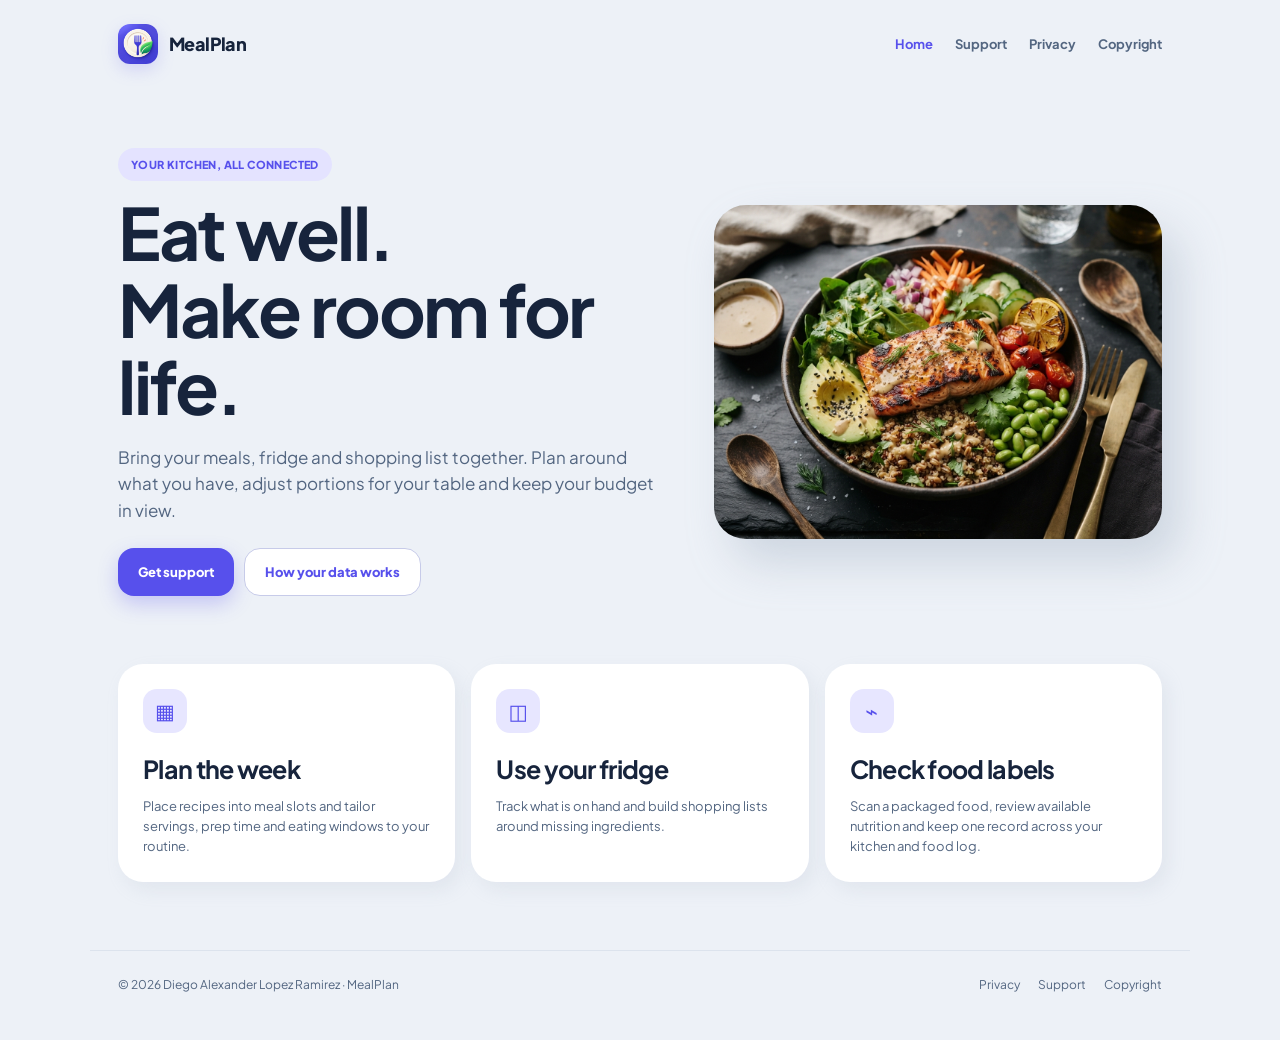
<file: index.html>
<!doctype html><html lang="en"><head><meta charset="utf-8"><meta name="viewport" content="width=device-width,initial-scale=1"><meta name="theme-color" content="#edf1f7"><title>MealPlan — plan, shop, cook</title><meta name="description" content="MealPlan connects recipes, your kitchen inventory, grocery budgets and meal plans in one on-device app."><link rel="icon" href="assets/icon.png"><link rel="stylesheet" href="styles.css"></head><body><header><a class="brand" href="./"><img src="assets/icon.png" alt="">MealPlan</a><nav aria-label="Main navigation"><a href="./" aria-current="page">Home</a><a href="support.html">Support</a><a href="privacy.html">Privacy</a><a href="copyright.html">Copyright</a></nav></header><main class="shell"><div class="hero"><div><span class="pill">YOUR KITCHEN, ALL CONNECTED</span><h1>Eat well.<br>Make room for life.</h1><p class="lead">Bring your meals, fridge and shopping list together. Plan around what you have, adjust portions for your table and keep your budget in view.</p><div class="actions"><a class="button" href="support.html">Get support</a><a class="button secondary" href="privacy.html">How your data works</a></div></div><img src="assets/salmon.png" alt="Salmon and grain bowl served with fresh vegetables"></div><div class="grid"><article class="card"><div class="icon">▦</div><h2>Plan the week</h2><p>Place recipes into meal slots and tailor servings, prep time and eating windows to your routine.</p></article><article class="card"><div class="icon">◫</div><h2>Use your fridge</h2><p>Track what is on hand and build shopping lists around missing ingredients.</p></article><article class="card"><div class="icon">⌁</div><h2>Check food labels</h2><p>Scan a packaged food, review available nutrition and keep one record across your kitchen and food log.</p></article></div></main><footer><span>© 2026 Diego Alexander Lopez Ramirez · MealPlan</span><div><a href="privacy.html">Privacy</a><a href="support.html">Support</a><a href="copyright.html">Copyright</a></div></footer></body></html>
</file>
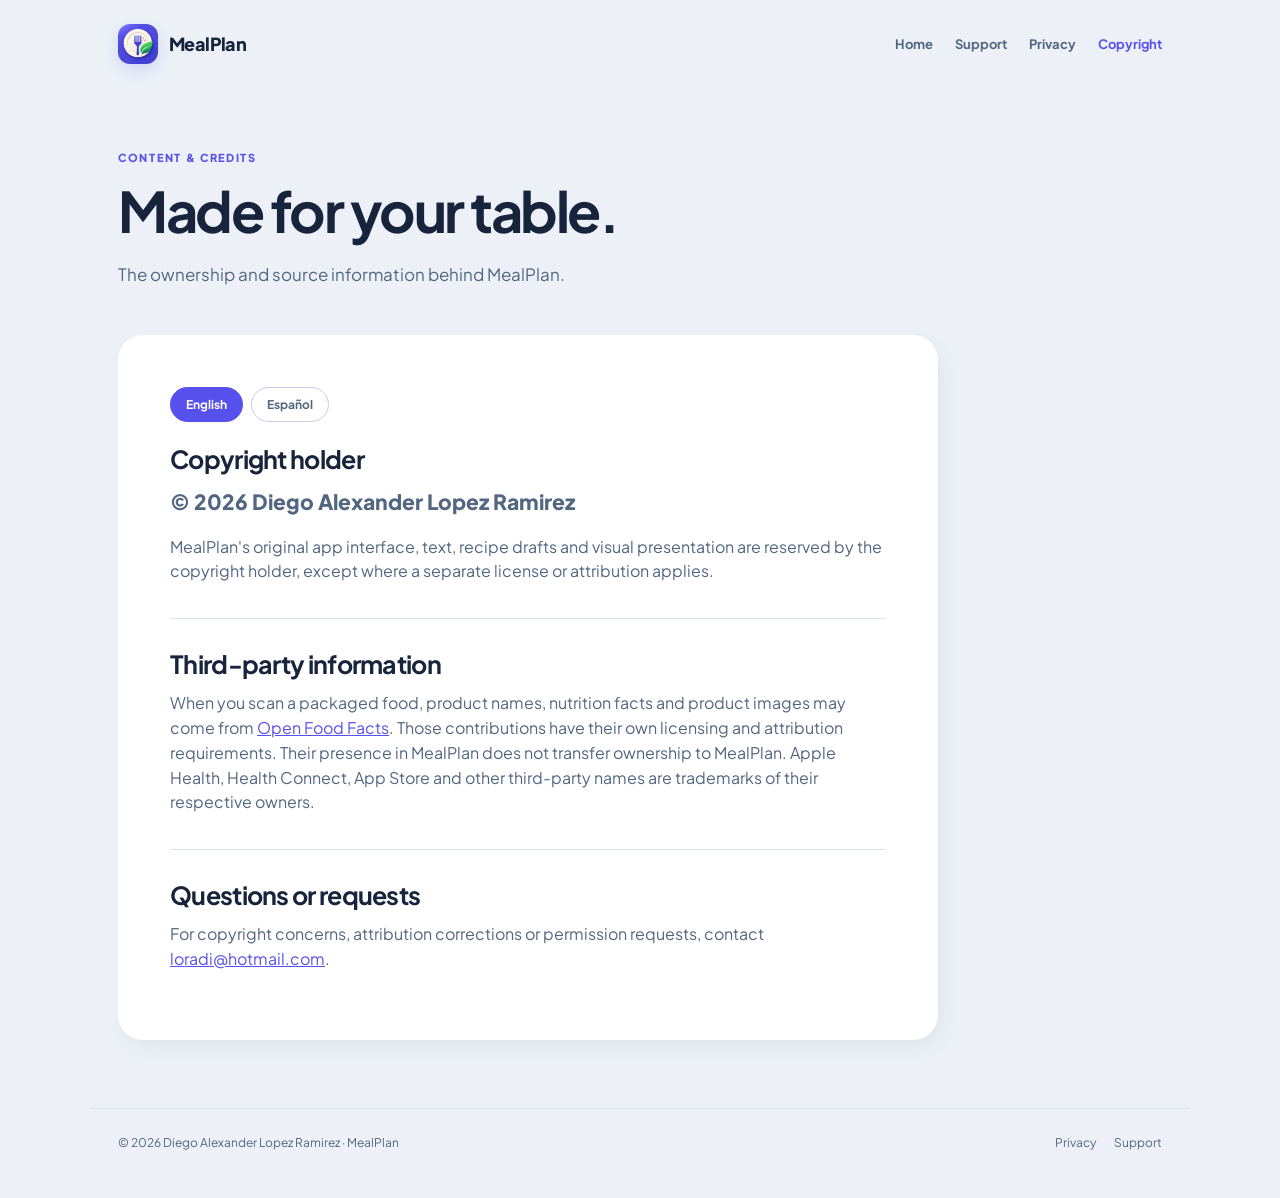
<file: copyright.html>
<!doctype html><html lang="en"><head><meta charset="utf-8"><meta name="viewport" content="width=device-width,initial-scale=1"><meta name="theme-color" content="#edf1f7"><title>Copyright & credits — MealPlan</title><meta name="description" content="Copyright, content ownership and third-party credits for MealPlan."><link rel="icon" href="assets/icon.png"><link rel="stylesheet" href="styles.css"></head><body><header><a class="brand" href="./"><img src="assets/icon.png" alt="">MealPlan</a><nav aria-label="Main navigation"><a href="./">Home</a><a href="support.html">Support</a><a href="privacy.html">Privacy</a><a href="copyright.html" aria-current="page">Copyright</a></nav></header><main class="shell"><div class="page-head"><span class="eyebrow">CONTENT & CREDITS</span><h1>Made for your table.</h1><p class="lead">The ownership and source information behind MealPlan.</p></div><div class="document"><div class="lang-switch" aria-label="Language"><button type="button" data-set-lang="en" aria-pressed="true">English</button><button type="button" data-set-lang="es" aria-pressed="false">Español</button></div><div data-lang="en"><section><h2>Copyright holder</h2><p class="contact">© 2026 Diego Alexander Lopez Ramirez</p><p>MealPlan's original app interface, text, recipe drafts and visual presentation are reserved by the copyright holder, except where a separate license or attribution applies.</p></section><section><h2>Third-party information</h2><p>When you scan a packaged food, product names, nutrition facts and product images may come from <a href="https://world.openfoodfacts.org/">Open Food Facts</a>. Those contributions have their own licensing and attribution requirements. Their presence in MealPlan does not transfer ownership to MealPlan. Apple Health, Health Connect, App Store and other third-party names are trademarks of their respective owners.</p></section><section><h2>Questions or requests</h2><p>For copyright concerns, attribution corrections or permission requests, contact <a href="mailto:loradi@hotmail.com?subject=MealPlan%20copyright">loradi@hotmail.com</a>.</p></section></div><div data-lang="es" hidden><section><h2>Titular de derechos</h2><p class="contact">© 2026 Diego Alexander Lopez Ramirez</p><p>La interfaz, los textos, los borradores de recetas y la presentación visual originales de MealPlan están reservados por el titular, salvo donde se indique una licencia o atribución diferente.</p></section><section><h2>Información de terceros</h2><p>Al escanear un producto envasado, el nombre, la información nutricional y la foto pueden provenir de <a href="https://world.openfoodfacts.org/">Open Food Facts</a>. Esas contribuciones tienen sus propias licencias y requisitos de atribución. Su presencia en MealPlan no transfiere su titularidad a MealPlan. Apple Health, Health Connect, App Store y otros nombres de terceros son marcas de sus respectivos titulares.</p></section><section><h2>Consultas o solicitudes</h2><p>Para asuntos de derechos, correcciones de atribución o solicitudes de permiso, escribe a <a href="mailto:loradi@hotmail.com?subject=Copyright%20MealPlan">loradi@hotmail.com</a>.</p></section></div></div></main><footer><span>© 2026 Diego Alexander Lopez Ramirez · MealPlan</span><div><a href="privacy.html">Privacy</a><a href="support.html">Support</a></div></footer><script src="app.js" defer></script></body></html>
</file>
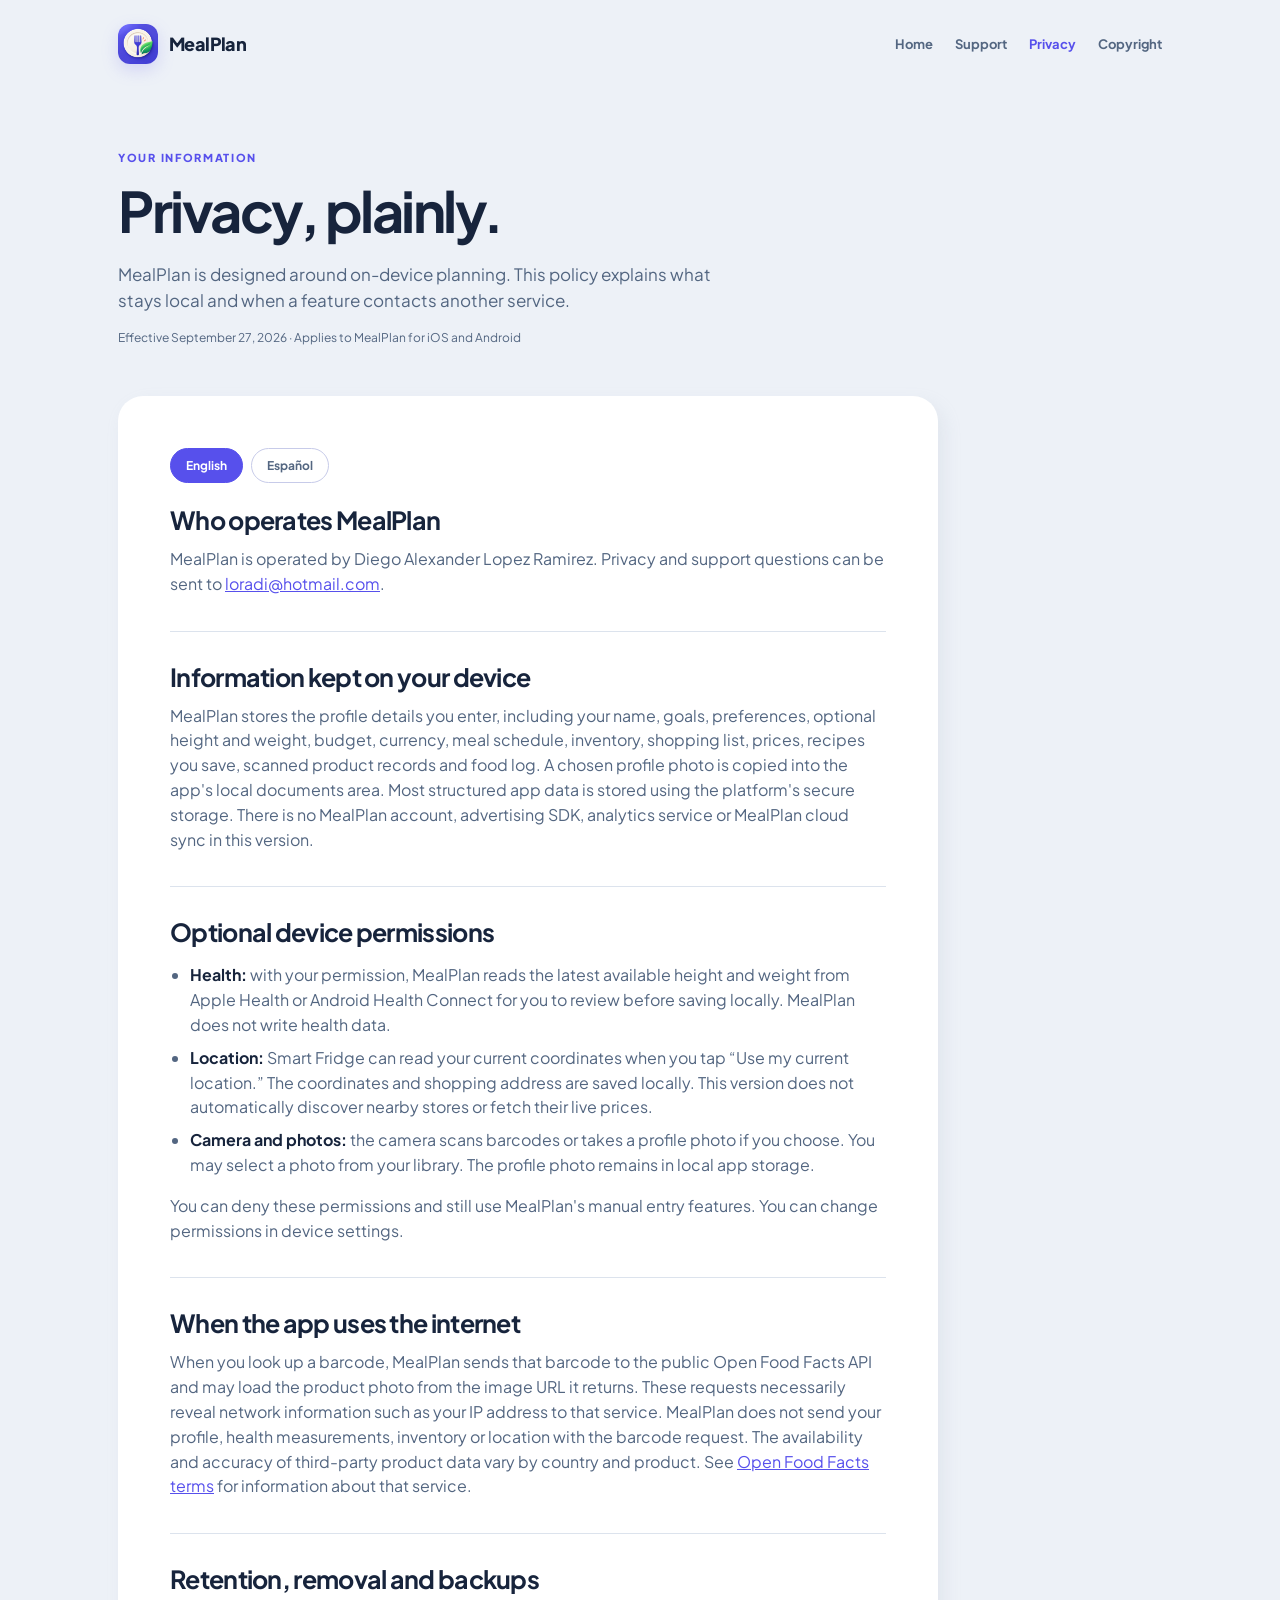
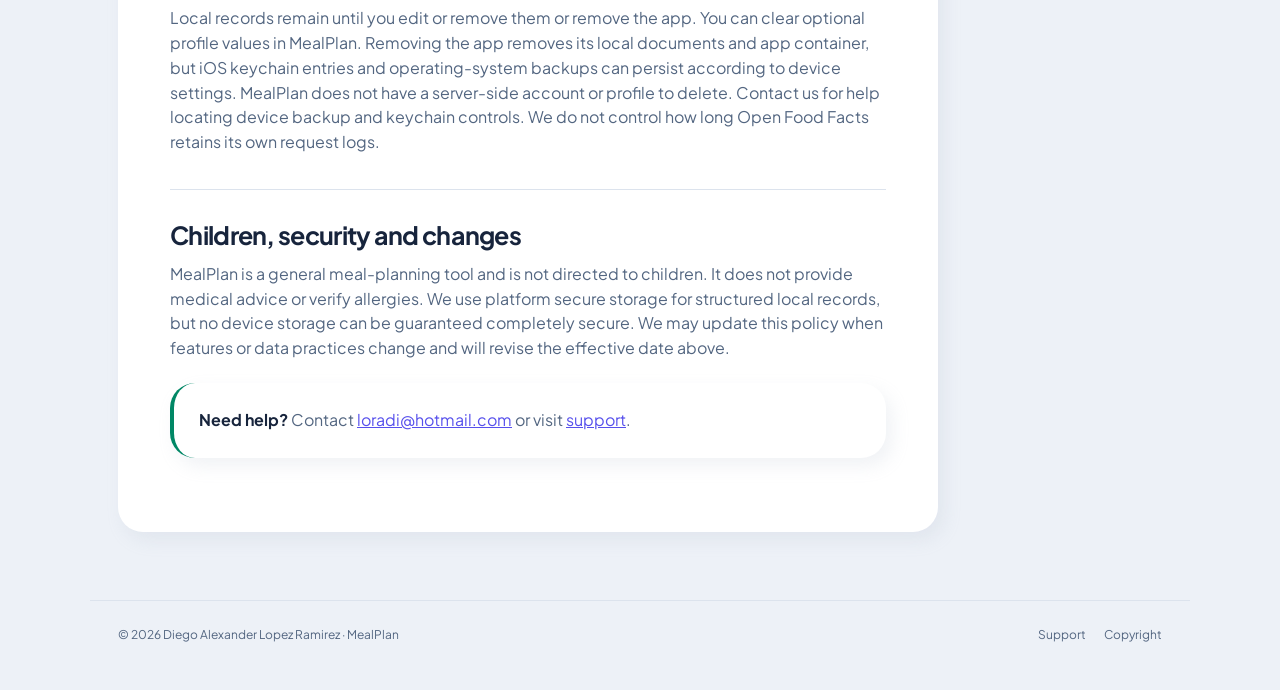
<file: privacy.html>
<!doctype html><html lang="en"><head><meta charset="utf-8"><meta name="viewport" content="width=device-width,initial-scale=1"><meta name="theme-color" content="#edf1f7"><title>Privacy policy — MealPlan</title><meta name="description" content="How MealPlan handles on-device data, optional Health imports, location and barcode lookups."><link rel="icon" href="assets/icon.png"><link rel="stylesheet" href="styles.css"></head><body><header><a class="brand" href="./"><img src="assets/icon.png" alt="">MealPlan</a><nav aria-label="Main navigation"><a href="./">Home</a><a href="support.html">Support</a><a href="privacy.html" aria-current="page">Privacy</a><a href="copyright.html">Copyright</a></nav></header><main class="shell"><div class="page-head"><span class="eyebrow">YOUR INFORMATION</span><h1>Privacy, plainly.</h1><p class="lead">MealPlan is designed around on-device planning. This policy explains what stays local and when a feature contacts another service.</p><p class="meta">Effective September 27, 2026 · Applies to MealPlan for iOS and Android</p></div><div class="document"><div class="lang-switch" aria-label="Language"><button type="button" data-set-lang="en" aria-pressed="true">English</button><button type="button" data-set-lang="es" aria-pressed="false">Español</button></div><div data-lang="en"><section><h2>Who operates MealPlan</h2><p>MealPlan is operated by Diego Alexander Lopez Ramirez. Privacy and support questions can be sent to <a href="mailto:loradi@hotmail.com">loradi@hotmail.com</a>.</p></section><section><h2>Information kept on your device</h2><p>MealPlan stores the profile details you enter, including your name, goals, preferences, optional height and weight, budget, currency, meal schedule, inventory, shopping list, prices, recipes you save, scanned product records and food log. A chosen profile photo is copied into the app's local documents area. Most structured app data is stored using the platform's secure storage. There is no MealPlan account, advertising SDK, analytics service or MealPlan cloud sync in this version.</p></section><section><h2>Optional device permissions</h2><ul><li><strong>Health:</strong> with your permission, MealPlan reads the latest available height and weight from Apple Health or Android Health Connect for you to review before saving locally. MealPlan does not write health data.</li><li><strong>Location:</strong> Smart Fridge can read your current coordinates when you tap “Use my current location.” The coordinates and shopping address are saved locally. This version does not automatically discover nearby stores or fetch their live prices.</li><li><strong>Camera and photos:</strong> the camera scans barcodes or takes a profile photo if you choose. You may select a photo from your library. The profile photo remains in local app storage.</li></ul><p>You can deny these permissions and still use MealPlan's manual entry features. You can change permissions in device settings.</p></section><section><h2>When the app uses the internet</h2><p>When you look up a barcode, MealPlan sends that barcode to the public Open Food Facts API and may load the product photo from the image URL it returns. These requests necessarily reveal network information such as your IP address to that service. MealPlan does not send your profile, health measurements, inventory or location with the barcode request. The availability and accuracy of third-party product data vary by country and product. See <a href="https://world.openfoodfacts.org/terms-of-use">Open Food Facts terms</a> for information about that service.</p></section><section><h2>Retention, removal and backups</h2><p>Local records remain until you edit or remove them or remove the app. You can clear optional profile values in MealPlan. Removing the app removes its local documents and app container, but iOS keychain entries and operating-system backups can persist according to device settings. MealPlan does not have a server-side account or profile to delete. Contact us for help locating device backup and keychain controls. We do not control how long Open Food Facts retains its own request logs.</p></section><section><h2>Children, security and changes</h2><p>MealPlan is a general meal-planning tool and is not directed to children. It does not provide medical advice or verify allergies. We use platform secure storage for structured local records, but no device storage can be guaranteed completely secure. We may update this policy when features or data practices change and will revise the effective date above.</p></section></div><div data-lang="es" hidden><section><h2>Responsable de MealPlan</h2><p>MealPlan es operada por Diego Alexander Lopez Ramirez. Para consultas de privacidad o soporte, escribe a <a href="mailto:loradi@hotmail.com">loradi@hotmail.com</a>.</p></section><section><h2>Información guardada en tu dispositivo</h2><p>MealPlan guarda los datos que ingresas en tu perfil: nombre, objetivos, preferencias, altura y peso opcionales, presupuesto, moneda, horarios, inventario, compras, precios, recetas guardadas, productos escaneados y registro de alimentos. La foto de perfil que elijas se copia al área local de documentos de la app. La mayoría de los datos estructurados se guarda mediante el almacenamiento seguro de la plataforma. Esta versión no tiene cuentas, publicidad, análisis de uso ni sincronización en la nube de MealPlan.</p></section><section><h2>Permisos opcionales</h2><ul><li><strong>Salud:</strong> con tu permiso, MealPlan lee la altura y el peso disponibles más recientes desde Apple Health o Android Health Connect para que los revises antes de guardarlos localmente. No escribe datos de salud.</li><li><strong>Ubicación:</strong> Nevera inteligente puede leer tus coordenadas al tocar «Usar mi ubicación actual». Las coordenadas y la dirección de compras se guardan localmente. Esta versión no descubre tiendas cercanas ni consulta precios en vivo automáticamente.</li><li><strong>Cámara y fotos:</strong> la cámara escanea códigos de barras o toma una foto de perfil si lo eliges. También puedes seleccionar una foto de tu biblioteca. La foto permanece en el almacenamiento local de la app.</li></ul><p>Puedes negar estos permisos y seguir usando el ingreso manual. Puedes cambiarlos en la configuración del dispositivo.</p></section><section><h2>Cuándo usa internet la app</h2><p>Cuando buscas un código de barras, MealPlan envía ese código a la API pública de Open Food Facts y puede cargar la foto del producto desde la URL que recibe. Estas solicitudes revelan necesariamente información de red como tu dirección IP a ese servicio. MealPlan no envía tu perfil, medidas de salud, inventario ni ubicación con la solicitud del código. La disponibilidad y precisión de los productos de terceros varían según el país y el producto. Consulta los <a href="https://world.openfoodfacts.org/terms-of-use">términos de Open Food Facts</a>.</p></section><section><h2>Conservación, eliminación y copias</h2><p>Los registros locales permanecen hasta que los edites o elimines, o quites la app. Puedes borrar los datos opcionales del perfil. Eliminar la app quita sus documentos locales y su contenedor, pero las entradas del llavero de iOS y las copias del sistema pueden persistir según la configuración del dispositivo. MealPlan no tiene una cuenta ni un perfil en servidor que eliminar. Escríbenos si necesitas ayuda para localizar los controles de copias y llavero. No controlamos cuánto tiempo Open Food Facts conserva sus propios registros de solicitudes.</p></section><section><h2>Menores, seguridad y cambios</h2><p>MealPlan es una herramienta general de planificación de comidas y no está dirigida a menores. No ofrece consejo médico ni verifica alergias. Usamos almacenamiento seguro de la plataforma para los registros locales estructurados, pero ningún almacenamiento del dispositivo puede garantizar seguridad absoluta. Podemos actualizar esta política cuando cambien las funciones o las prácticas de datos y modificaremos la fecha de vigencia anterior.</p></section></div><div class="notice"><p><strong>Need help?</strong> Contact <a href="mailto:loradi@hotmail.com">loradi@hotmail.com</a> or visit <a href="support.html">support</a>.</p></div></div></main><footer><span>© 2026 Diego Alexander Lopez Ramirez · MealPlan</span><div><a href="support.html">Support</a><a href="copyright.html">Copyright</a></div></footer><script src="app.js" defer></script></body></html>
</file>
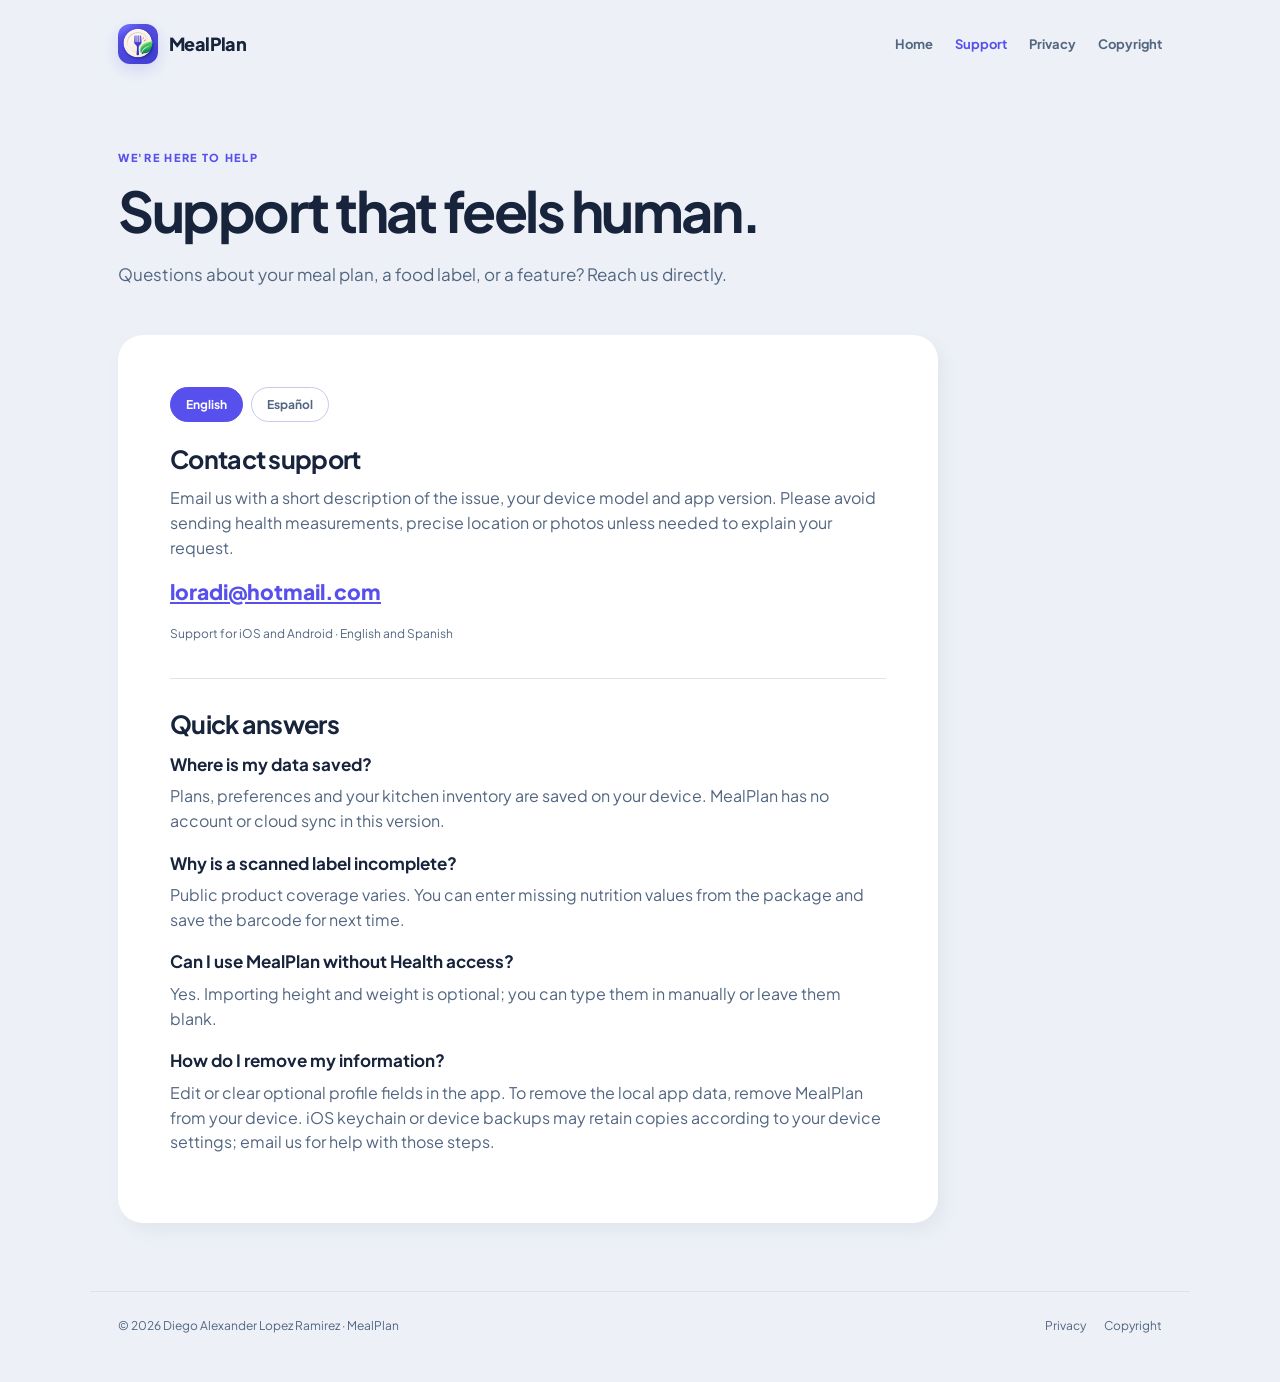
<file: support.html>
<!doctype html><html lang="en"><head><meta charset="utf-8"><meta name="viewport" content="width=device-width,initial-scale=1"><meta name="theme-color" content="#edf1f7"><title>Support — MealPlan</title><meta name="description" content="Get help with MealPlan, report an issue or send feedback."><link rel="icon" href="assets/icon.png"><link rel="stylesheet" href="styles.css"></head><body><header><a class="brand" href="./"><img src="assets/icon.png" alt="">MealPlan</a><nav aria-label="Main navigation"><a href="./">Home</a><a href="support.html" aria-current="page">Support</a><a href="privacy.html">Privacy</a><a href="copyright.html">Copyright</a></nav></header><main class="shell"><div class="page-head"><span class="eyebrow">WE'RE HERE TO HELP</span><h1>Support that feels human.</h1><p class="lead">Questions about your meal plan, a food label, or a feature? Reach us directly.</p></div><div class="document"><div class="lang-switch" aria-label="Language"><button type="button" data-set-lang="en" aria-pressed="true">English</button><button type="button" data-set-lang="es" aria-pressed="false">Español</button></div><div data-lang="en"><section><h2>Contact support</h2><p>Email us with a short description of the issue, your device model and app version. Please avoid sending health measurements, precise location or photos unless needed to explain your request.</p><p class="contact"><a href="mailto:loradi@hotmail.com?subject=MealPlan%20support">loradi@hotmail.com</a></p><p class="meta">Support for iOS and Android · English and Spanish</p></section><section><h2>Quick answers</h2><h3>Where is my data saved?</h3><p>Plans, preferences and your kitchen inventory are saved on your device. MealPlan has no account or cloud sync in this version.</p><h3>Why is a scanned label incomplete?</h3><p>Public product coverage varies. You can enter missing nutrition values from the package and save the barcode for next time.</p><h3>Can I use MealPlan without Health access?</h3><p>Yes. Importing height and weight is optional; you can type them in manually or leave them blank.</p><h3>How do I remove my information?</h3><p>Edit or clear optional profile fields in the app. To remove the local app data, remove MealPlan from your device. iOS keychain or device backups may retain copies according to your device settings; email us for help with those steps.</p></section></div><div data-lang="es" hidden><section><h2>Contactar soporte</h2><p>Escríbenos con una descripción breve del problema, el modelo de tu dispositivo y la versión de la app. Evita enviar medidas de salud, ubicación precisa o fotos salvo que sean necesarios para explicar tu solicitud.</p><p class="contact"><a href="mailto:loradi@hotmail.com?subject=Soporte%20MealPlan">loradi@hotmail.com</a></p><p class="meta">Soporte para iOS y Android · Inglés y español</p></section><section><h2>Respuestas rápidas</h2><h3>¿Dónde se guardan mis datos?</h3><p>Los planes, las preferencias y el inventario se guardan en tu dispositivo. Esta versión no tiene cuentas ni sincronización en la nube.</p><h3>¿Por qué una etiqueta escaneada está incompleta?</h3><p>La cobertura de productos públicos varía. Puedes ingresar los valores nutricionales que falten desde el envase y guardar el código para la próxima vez.</p><h3>¿Puedo usar MealPlan sin acceso a Salud?</h3><p>Sí. Importar altura y peso es opcional; puedes escribirlos o dejarlos en blanco.</p><h3>¿Cómo elimino mi información?</h3><p>Edita o borra los campos opcionales del perfil. Para quitar los datos locales, elimina MealPlan del dispositivo. El llavero de iOS o las copias de seguridad podrían conservar copias según la configuración del dispositivo; escríbenos si necesitas ayuda.</p></section></div></div></main><footer><span>© 2026 Diego Alexander Lopez Ramirez · MealPlan</span><div><a href="privacy.html">Privacy</a><a href="copyright.html">Copyright</a></div></footer><script src="app.js" defer></script></body></html>
</file>
<file: styles.css>
@font-face{font-family:Jakarta;src:url('assets/PlusJakartaSans.ttf') format('truetype');font-display:swap}
:root{color-scheme:light;--bg:#edf1f7;--ink:#17243c;--muted:#536681;--purple:#5750ec;--mint:#008765;--card:#fff;--line:#dce3ed}
*{box-sizing:border-box}html{scroll-behavior:smooth}body{margin:0;background:var(--bg);color:var(--ink);font-family:Jakarta,system-ui,-apple-system,sans-serif;line-height:1.55}a{color:var(--purple)}a:focus-visible,button:focus-visible{outline:3px solid var(--purple);outline-offset:3px}header{max-width:1100px;margin:auto;padding:24px 28px;display:flex;align-items:center;justify-content:space-between;gap:18px}.brand{display:inline-flex;gap:11px;align-items:center;text-decoration:none;color:var(--ink);font-size:18px;font-weight:800;letter-spacing:-.6px}.brand img{width:40px;height:40px;border-radius:12px;box-shadow:0 6px 16px #8b87f144}nav{display:flex;gap:22px;align-items:center;flex-wrap:wrap}nav a{text-decoration:none;color:var(--muted);font-size:13px;font-weight:700}nav a:hover,nav a[aria-current=page]{color:var(--purple)}.shell{max-width:1100px;margin:auto;padding:18px 28px 68px}.eyebrow{font-size:11px;letter-spacing:1.7px;font-weight:800;text-transform:uppercase;color:var(--purple)}h1{font-size:clamp(38px,6vw,72px);line-height:1.07;letter-spacing:-2.5px;margin:12px 0 20px}h2{font-size:25px;line-height:1.2;letter-spacing:-.7px;margin:0 0 12px}h3{font-size:17px;margin:0 0 7px}p{margin:0 0 16px;color:var(--muted)}.lead{font-size:17px;max-width:620px}.hero{display:grid;grid-template-columns:1.1fr .9fr;align-items:center;gap:48px;padding:42px 0 68px}.hero img{width:100%;max-height:470px;object-fit:cover;border-radius:32px;box-shadow:18px 24px 44px #a0aec065}.pill{display:inline-block;padding:8px 13px;background:#e4e3ff;color:var(--purple);border-radius:99px;font-size:11px;font-weight:800;letter-spacing:.4px}.button{display:inline-flex;justify-content:center;align-items:center;min-height:48px;border-radius:16px;background:var(--purple);color:#fff;text-decoration:none;padding:12px 20px;font-size:13px;font-weight:800;box-shadow:0 8px 20px #5750ec44}.button:hover{background:#4840dc}.button.secondary{background:#fff;color:var(--purple);box-shadow:none;border:1px solid #c7cbe9}.actions{display:flex;gap:10px;flex-wrap:wrap;margin-top:25px}.grid{display:grid;grid-template-columns:repeat(3,1fr);gap:16px}.card,.document,.notice{background:var(--card);border-radius:25px;padding:25px;box-shadow:6px 8px 18px #a0aec029}.card .icon{display:grid;place-items:center;width:44px;height:44px;border-radius:14px;background:#e7e6ff;color:var(--purple);font-size:21px;margin-bottom:21px}.card p{font-size:13px;margin:0}.page-head{padding:38px 0 32px;max-width:790px}.page-head h1{font-size:clamp(38px,5vw,56px)}.document{max-width:820px;padding:clamp(24px,5vw,52px)}.document section+section{margin-top:34px;padding-top:30px;border-top:1px solid var(--line)}.document ul{color:var(--muted);padding-left:20px}.document li{margin:8px 0}.document strong{color:var(--ink)}.lang-switch{display:flex;gap:8px;margin-bottom:22px}.lang-switch button{border:1px solid #c7cbe9;background:#fff;color:var(--muted);padding:9px 15px;border-radius:99px;font:700 12px Jakarta,system-ui;cursor:pointer}.lang-switch button[aria-pressed=true]{background:var(--purple);color:#fff;border-color:var(--purple)}[hidden]{display:none!important}.notice{border-left:4px solid var(--mint);margin:22px 0}.notice p:last-child{margin:0}.contact{font-size:21px;font-weight:800;overflow-wrap:anywhere}.meta{font-size:12px;color:var(--muted)}footer{border-top:1px solid var(--line);max-width:1100px;margin:auto;padding:25px 28px 46px;display:flex;gap:18px;justify-content:space-between;align-items:center;color:var(--muted);font-size:12px}footer div{display:flex;gap:18px;flex-wrap:wrap}footer a{color:var(--muted);text-decoration:none}footer a:hover{color:var(--purple)}@media(max-width:760px){header{align-items:flex-start;flex-direction:column}.hero{grid-template-columns:1fr;gap:25px;padding:18px 0 45px}.hero img{max-height:300px}.grid{grid-template-columns:1fr}footer{align-items:flex-start;flex-direction:column}}@media(prefers-color-scheme:dark){:root{color-scheme:dark;--bg:#101522;--ink:#eef2fb;--muted:#a9b4c7;--purple:#8b86ff;--mint:#57d0aa;--card:#171e2d;--line:#2b3448}.button.secondary,.lang-switch button{background:var(--card)}.pill,.card .icon{background:#302c65}}
</file>
